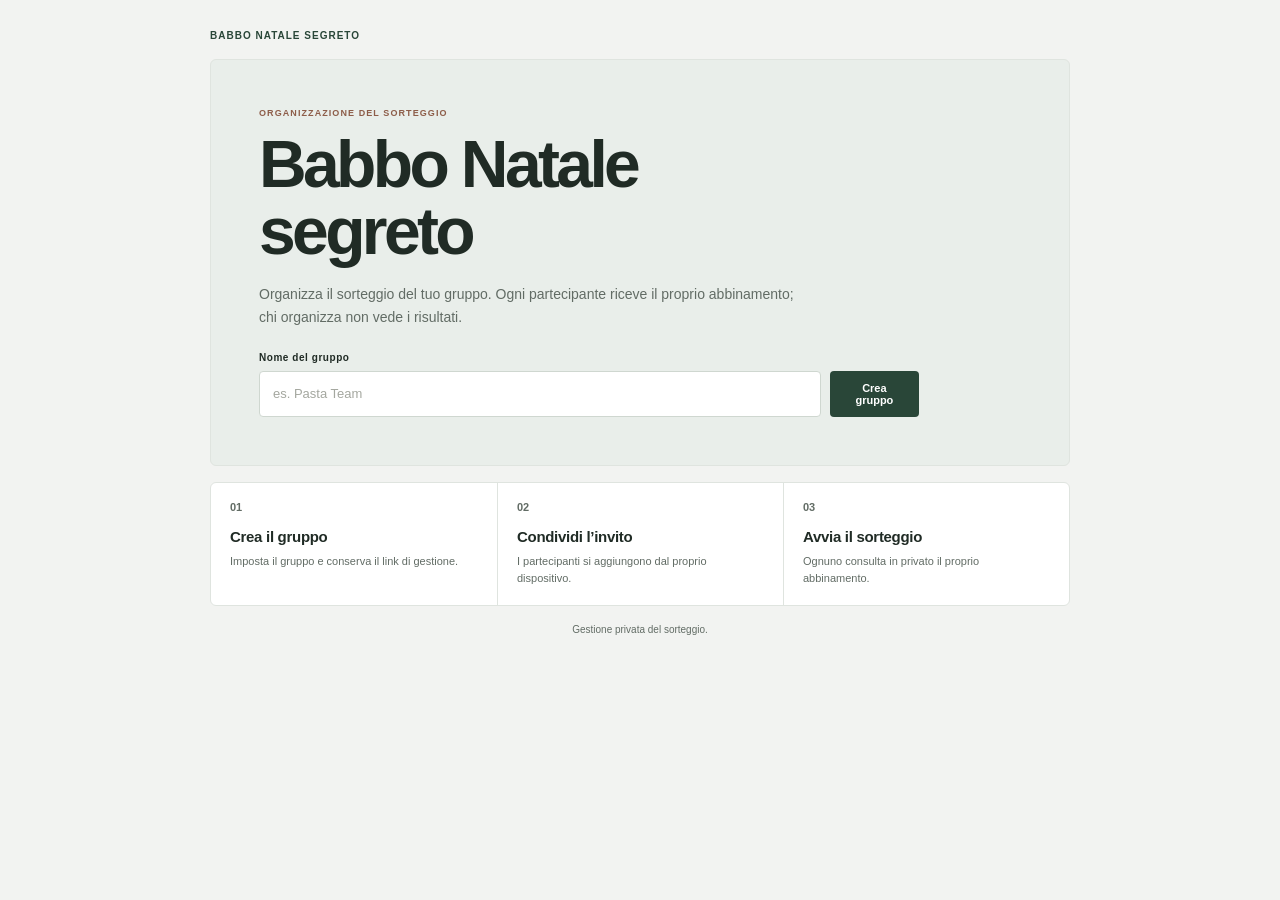
<file: index.html>
<!doctype html>
<html lang="it">
<head>
  <meta charset="utf-8">
  <meta name="viewport" content="width=device-width, initial-scale=1">
  <meta name="theme-color" content="#f2f3f1">
  <meta name="description" content="Organizza il sorteggio del Babbo Natale segreto. Ogni partecipante consulta in privato il proprio abbinamento.">
  <title>Babbo Natale segreto</title>
  <link rel="stylesheet" href="./static/style.css?v=20261128-2">
  <script src="./static/config.js"></script>
</head>
<body>
  <main class="shell">
    <header class="brand">BABBO NATALE SEGRETO</header>
    <div id="app" aria-live="polite"></div>
    <footer>Gestione privata del sorteggio.</footer>
  </main>
  <script type="module" src="./static/app.js?v=20261128-2"></script>
</body>
</html>
</file>
<file: static/style.css>
:root {
  color-scheme: light;
  --paper: #f2f3f1;
  --card: #ffffff;
  --ink: #202b25;
  --muted: #626c65;
  --green: #294638;
  --green-dark: #20392e;
  --red: #8d5d49;
  --red-pale: #f3ece8;
  --green-pale: #edf1ed;
  --line: #dfe4df;
}

* { box-sizing: border-box; }

body {
  min-width: 320px;
  min-height: 100vh;
  margin: 0;
  color: var(--ink);
  font-family: "Segoe UI", "Helvetica Neue", Arial, sans-serif;
  background: var(--paper);
}

button, input { font: inherit; }
a { color: inherit; }
.shell { width: min(100% - 36px, 860px); margin: 0 auto; padding: 30px 0 28px; }
.brand { margin-bottom: 18px; color: var(--green); font-size: 10px; font-weight: 700; letter-spacing: .1em; }
#app { display: grid; gap: 16px; }
.hero-card, .result-card { position: relative; padding: clamp(28px, 5vw, 48px); border: 1px solid var(--line); border-radius: 6px; background: var(--card); }
.hero-card { min-height: 360px; background: #e9eeea; }
.eyebrow { margin: 0 0 13px; color: var(--red); font-size: 9px; font-weight: 700; letter-spacing: .12em; }
h1, h2, p { margin-top: 0; }
h1 { max-width: 690px; margin-bottom: 0; font-family: "Segoe UI", "Helvetica Neue", Arial, sans-serif; font-size: clamp(40px, 7.5vw, 66px); font-weight: 650; letter-spacing: -.055em; line-height: 1.02; }
h1 span { color: var(--red); }
h2 { margin-bottom: 8px; font-family: "Segoe UI", "Helvetica Neue", Arial, sans-serif; font-size: 17px; font-weight: 650; letter-spacing: -.02em; }
.hero-copy { max-width: 540px; margin: 17px 0 23px; color: var(--muted); font-size: 14px; line-height: 1.65; }
.create-form { position: relative; z-index: 1; max-width: 660px; }
label { display: block; margin: 0 0 8px; color: var(--ink); font-size: 10px; font-weight: 700; letter-spacing: .055em; }
.create-row { display: flex; gap: 9px; }
input { width: 100%; min-width: 0; height: 46px; padding: 0 13px; border: 1px solid #cfd7d0; border-radius: 4px; outline: none; background: white; color: var(--ink); font-size: 13px; transition: border-color .16s, box-shadow .16s; }
input::placeholder { color: #a4a79f; }
input:focus { border-color: #839a8a; box-shadow: 0 0 0 3px rgba(67, 110, 85, .12); }
.button { display: inline-flex; min-height: 42px; align-items: center; justify-content: center; gap: 9px; padding: 0 17px; border: 0; border-radius: 4px; cursor: pointer; font-size: 11px; font-weight: 700; text-decoration: none; transition: background .16s; }
.button-primary { background: var(--green); color: white; }
.button-primary:hover:not(:disabled) { background: var(--green-dark); }
.button-secondary { border: 1px solid var(--line); background: white; color: var(--ink); }
.button-secondary:hover:not(:disabled) { background: var(--green-pale); }
.button-emergency { border: 2px solid #9f2924; background: #b3322b; color: white; font-weight: 800; }
.button-emergency:hover:not(:disabled) { background: #92251f; }
.button-emergency:focus-visible { outline: 3px solid #e8a39f; outline-offset: 3px; }
.button-wide { width: 100%; margin-top: 8px; }
.button:disabled { cursor: not-allowed; opacity: .48; }
.how-grid { display: grid; grid-template-columns: repeat(3, 1fr); gap: 0; border: 1px solid var(--line); border-radius: 6px; background: var(--card); }
.how-card { position: relative; min-height: 120px; padding: 18px 19px; }
.how-card + .how-card { border-left: 1px solid var(--line); }
.step-number { display: block; margin-bottom: 15px; color: var(--muted); font-size: 11px; font-weight: 700; }
.how-card h2 { font-size: 15px; }
.how-card p { max-width: 230px; margin: 0; color: var(--muted); font-size: 11px; line-height: 1.55; }
.result-card { max-width: 680px; margin: 0 auto; }
.created-card { width: 100%; }
.created-card h1 { max-width: 540px; font-size: clamp(38px, 7.5vw, 63px); overflow-wrap: anywhere; }
.created-card > label { margin-top: 20px; }
.copy-row { display: flex; gap: 8px; margin: 7px 0 17px; }
.copy-row .button { flex: 0 0 auto; }
.created-card .copy-row input, .share-box .copy-row input { font-size: 11px; }
.tiny-note { margin: 13px 0 0; color: var(--muted); font-size: 11px; line-height: 1.6; }
.joined-panel { display: flex; gap: 15px; margin: 23px 0; padding: 17px; border: 1px solid #d8e1da; border-radius: 5px; background: var(--green-pale); }
.joined-mark { display: grid; flex: 0 0 24px; width: 24px; height: 24px; place-items: center; border: 1px solid #b9c9bd; border-radius: 50%; color: var(--green); font-size: 12px; }
.joined-panel h2 { margin-bottom: 5px; }
.joined-panel p { margin: 0 0 10px; color: var(--muted); font-size: 12px; line-height: 1.6; }
.joined-panel .code-warning { margin: 12px 0 0; padding: 10px 12px; border: 1px solid #e8b8b3; border-left: 3px solid #a83d35; border-radius: 4px; background: #fff3f2; color: #8f302a; }
.joined-panel .copy-row { margin-bottom: 10px; }
.joined-panel .copy-row input { font-size: 11px; }
.state-line { margin: 17px 0 0; color: var(--muted); font-size: 11px; text-align: center; }
.stack-form { display: grid; gap: 10px; margin-top: 23px; }
.stack-form label:not(:first-child) { margin-top: 5px; }
.message { margin: 8px 0 0; color: var(--ink); font-size: 12px; line-height: 1.55; }
.error { color: #a83d35; }
.success-message { color: #315d43; }
.eyebrow-row { display: flex; align-items: center; justify-content: space-between; gap: 10px; }
.admin-badge { padding: 6px 9px; border: 1px solid var(--line); border-radius: 3px; background: #f6f7f5; color: var(--green); font-size: 9px; font-weight: 700; white-space: nowrap; }
.organizer-card h1 { font-size: clamp(39px, 7vw, 61px); overflow-wrap: anywhere; }
.manager-stats { display: flex; align-items: center; justify-content: space-between; gap: 12px; margin: 25px 0 17px; padding: 14px 16px; border: 1px solid var(--line); border-radius: 4px; background: #f7f8f6; }
.manager-stats > div { display: grid; gap: 2px; }
.manager-stats > div span { color: var(--muted); font-size: 9px; font-weight: 700; letter-spacing: .1em; }
.manager-stats strong { font-size: 30px; font-weight: 650; letter-spacing: -.04em; }
.status-pill { padding: 6px 9px; border: 1px solid var(--line); border-radius: 3px; background: white; color: var(--ink); font-size: 9px; font-weight: 700; }
.draw-notice { margin: -7px 0 17px; padding: 12px 14px; border: 1px solid #e6d5bd; border-left: 3px solid #a56b31; border-radius: 3px; background: #fbf5eb; color: #69471f; font-size: 12px; font-weight: 600; line-height: 1.55; }
.draw-notice-complete { border-color: #d5ddd6; border-left-color: var(--green); background: var(--green-pale); color: var(--green); }
.participant-draw-notice { margin: 18px 0 0; text-align: left; }
.participant-preview { margin-top: 16px; border: 1px solid var(--line); border-radius: 5px; background: #f7f8f6; }
.participant-preview-heading { display: flex; min-height: 48px; align-items: center; justify-content: space-between; gap: 12px; padding: 10px 14px; border-bottom: 1px solid var(--line); }
.participant-preview-heading h2 { margin: 0; }
.participant-count { display: grid; min-width: 26px; height: 26px; place-items: center; border-radius: 50%; background: var(--green); color: white; font-size: 11px; font-weight: 700; }
.participant-preview-list { display: grid; grid-template-columns: repeat(2, minmax(0, 1fr)); gap: 7px 18px; margin: 0; padding: 14px 14px 14px 32px; font-size: 12px; }
.participant-preview-list li { padding: 2px 0; overflow-wrap: anywhere; }
.participant-preview-empty { margin: 0; padding: 14px; color: var(--muted); font-size: 12px; }
.participant-list { display: grid; gap: 7px; margin-bottom: 18px; }
.participant-item { display: flex; min-height: 42px; align-items: center; justify-content: space-between; gap: 10px; padding: 8px 12px; border: 1px solid var(--line); border-radius: 4px; font-size: 12px; }
.participant-actions { display: flex; align-items: center; gap: 8px; }
.participant-remove { min-height: 30px; padding: 0 10px; color: #8a433b; font-size: 10px; }
.actions { display: grid; gap: 9px; }
.share-box { margin-top: 24px; padding-top: 20px; border-top: 1px solid var(--line); }
.returning-participant { margin-top: 20px; border: 1px solid #d5ddd6; border-radius: 4px; background: #f7f8f6; color: var(--muted); font-size: 12px; }
.returning-participant summary { display: grid; gap: 4px; padding: 14px; color: var(--green); cursor: pointer; list-style-position: inside; }
.returning-participant summary strong { font-size: 13px; }
.returning-participant summary span { padding-left: 20px; color: var(--muted); font-size: 11px; line-height: 1.5; }
.returning-participant summary:focus-visible { outline: 2px solid var(--green); outline-offset: 2px; }
.returning-participant[open] { padding: 0 14px 14px; }
.returning-help { margin: 0; font-size: 11px; line-height: 1.55; }
.returning-participant .stack-form { margin-top: 12px; }
.assignment { margin-top: 24px; padding: 27px 18px; border: 1px solid #d8e1da; border-radius: 5px; background: var(--green-pale); text-align: center; }
.recipient { margin: 14px 0; color: var(--green); font-size: clamp(35px, 8vw, 57px); font-weight: 650; letter-spacing: -.055em; overflow-wrap: anywhere; }
.setup-note { padding: 12px; border-left: 3px solid var(--red); background: var(--red-pale); color: #65382f; font-size: 12px; line-height: 1.55; }
footer { display: flex; align-items: center; justify-content: center; padding: 18px 0 0; color: var(--muted); font-size: 10px; }
[hidden] { display: none !important; }

@media (max-width: 640px) {
  .shell { width: min(100% - 24px, 550px); padding-top: 19px; }
  .hero-card, .result-card { border-radius: 5px; }
  .hero-card { min-height: unset; padding: 26px 21px 23px; }
  .hero-card h1 { max-width: 100%; font-size: clamp(38px, 9.5vw, 53px); }
  .hero-copy { max-width: 96%; font-size: 13px; }
  .create-row { display: grid; }
  .create-row .button { min-height: 47px; }
  .how-grid { grid-template-columns: 1fr; }
  .how-card { min-height: unset; padding: 13px 15px; }
  .how-card + .how-card { border-top: 1px solid var(--line); border-left: 0; }
  .step-number { margin: 0 0 5px; font-size: 10px; }
  .how-card h2 { margin-bottom: 4px; font-size: 15px; }
  .how-card p { max-width: unset; font-size: 11px; }
  .result-card { padding: 27px 21px; }
  .result-card h1 { font-size: clamp(36px, 9.5vw, 56px); }
  .manager-stats { margin: 21px 0 14px; padding: 14px; }
  .copy-row { gap: 6px; }
  .copy-row .button { padding: 0 11px; font-size: 10px; }
  .copy-row input { padding: 0 9px; font-size: 10px !important; }
  .joined-panel { padding: 15px 12px; }
  .participant-preview-list { grid-template-columns: 1fr; }
}

@media (prefers-reduced-motion: reduce) {
  *, *::before, *::after { scroll-behavior: auto !important; transition-duration: .01ms !important; }
}
</file>
